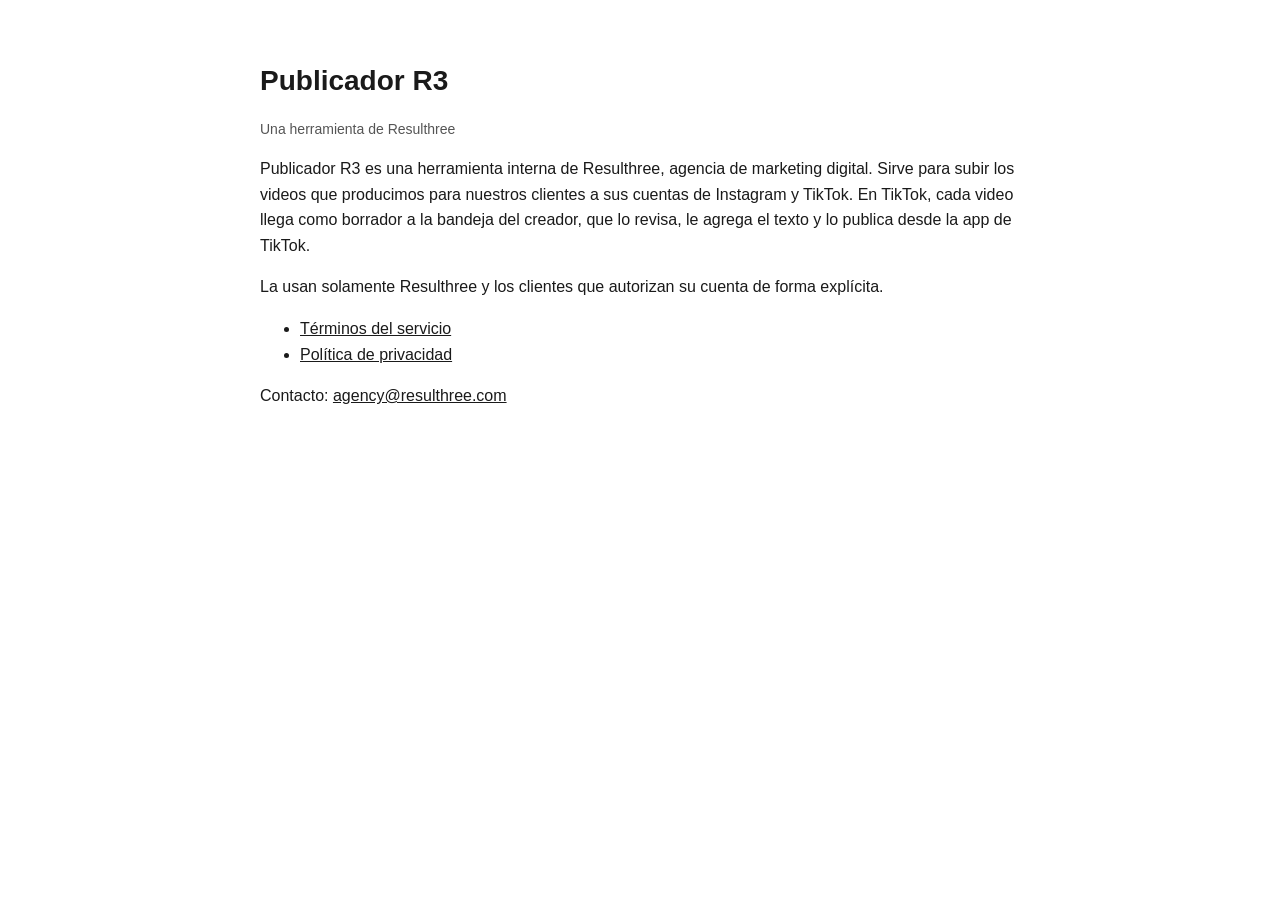
<file: index.html>
<!doctype html><html lang="es"><head><meta charset="utf-8"><meta name="viewport" content="width=device-width,initial-scale=1"><title>Publicador R3 – Resulthree</title><link rel="stylesheet" href="style.css"></head><body>
<h1>Publicador R3</h1><p class="meta">Una herramienta de Resulthree</p>
<p>Publicador R3 es una herramienta interna de Resulthree, agencia de marketing digital. Sirve para subir los videos que producimos para nuestros clientes a sus cuentas de Instagram y TikTok. En TikTok, cada video llega como borrador a la bandeja del creador, que lo revisa, le agrega el texto y lo publica desde la app de TikTok.</p>
<p>La usan solamente Resulthree y los clientes que autorizan su cuenta de forma explícita.</p>
<ul><li><a href="terminos.html">Términos del servicio</a></li><li><a href="privacidad.html">Política de privacidad</a></li></ul>
<p>Contacto: <a href="mailto:agency@resulthree.com">agency@resulthree.com</a></p>
</body></html>
</file>
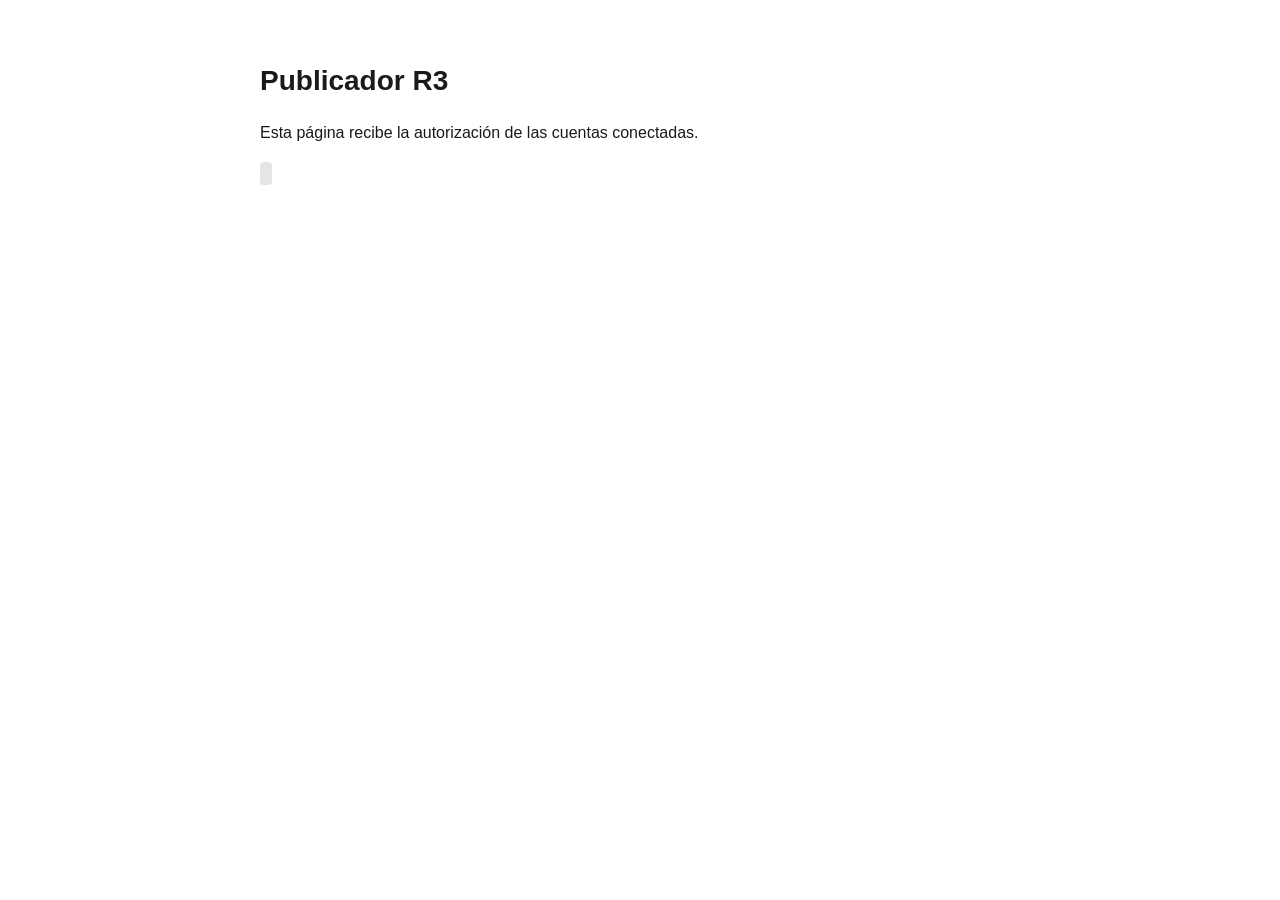
<file: callback.html>
<!doctype html><html lang="es"><head><meta charset="utf-8"><meta name="viewport" content="width=device-width,initial-scale=1"><title>Cuenta conectada – Publicador R3</title><link rel="stylesheet" href="style.css"></head><body>
<h1 id="t">Conectando…</h1><p id="m"></p><p><code id="c"></code></p>
<script>
var p=new URLSearchParams(location.search),c=p.get("code"),e=p.get("error");
document.getElementById("t").textContent=c?"Cuenta conectada ✓":(e?"No se pudo conectar":"Publicador R3");
document.getElementById("m").textContent=c?"Listo. Copiá esta dirección completa (la de la barra del navegador) y pasásela a Resulthree.":(e?("Error: "+e+" "+(p.get("error_description")||"")):"Esta página recibe la autorización de las cuentas conectadas.");
if(c)document.getElementById("c").textContent=location.href;
</script></body></html>
</file>
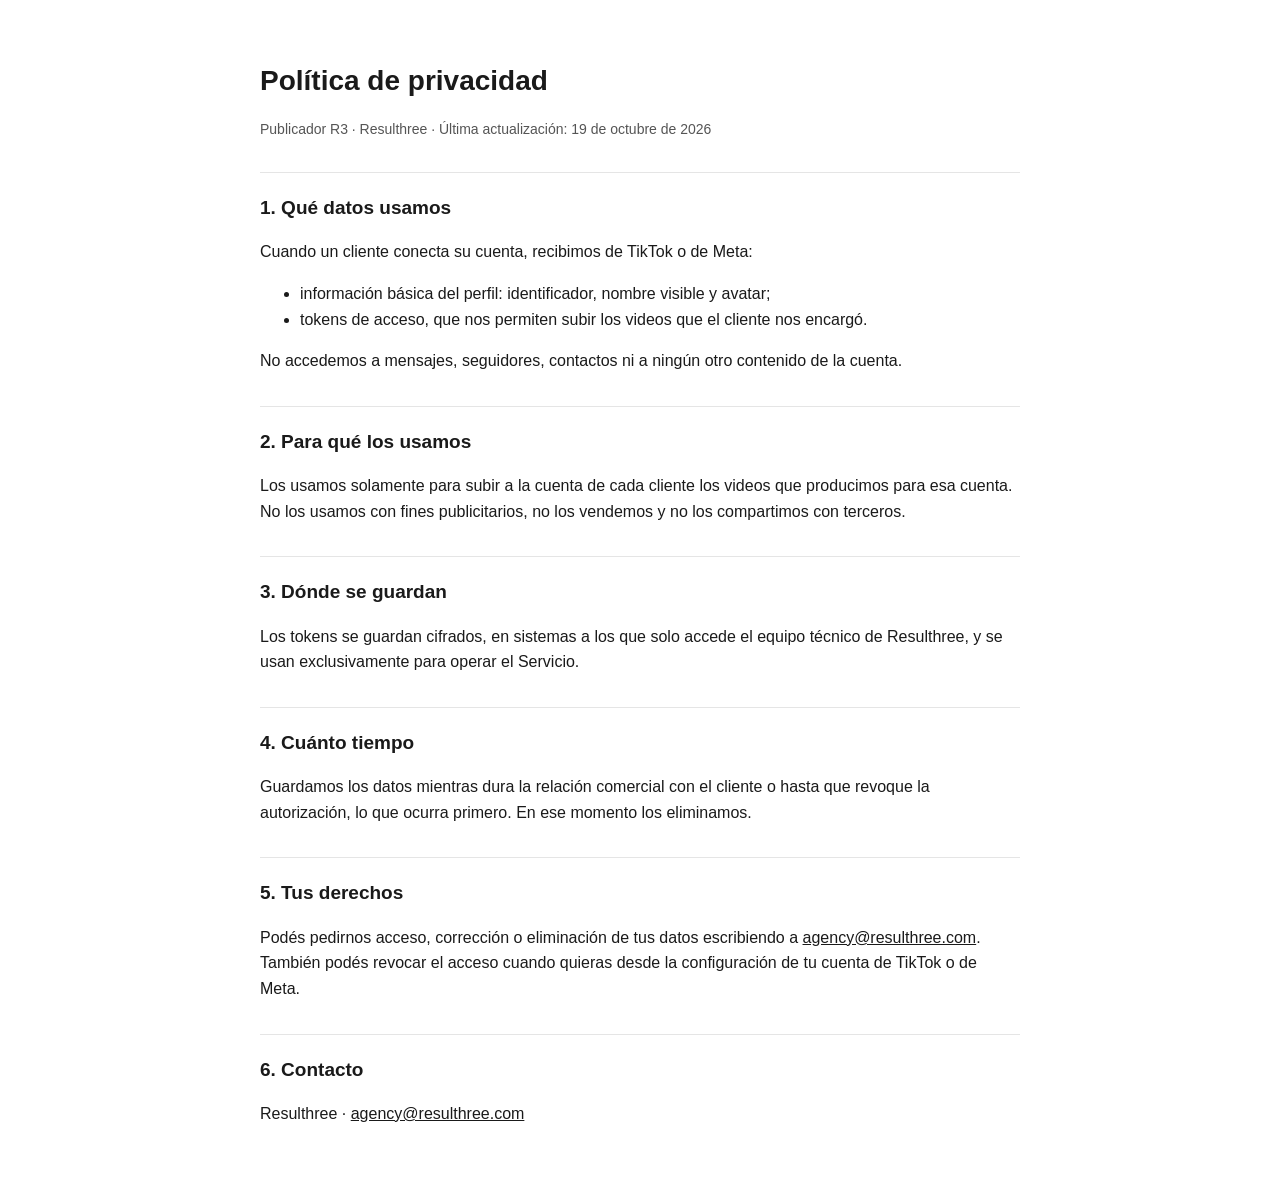
<file: privacidad.html>
<!doctype html><html lang="es"><head><meta charset="utf-8"><meta name="viewport" content="width=device-width,initial-scale=1"><title>Política de privacidad – Publicador R3</title><link rel="stylesheet" href="style.css"></head><body>
<h1>Política de privacidad</h1><p class="meta">Publicador R3 · Resulthree · Última actualización: 19 de octubre de 2026</p>
<h2>1. Qué datos usamos</h2><p>Cuando un cliente conecta su cuenta, recibimos de TikTok o de Meta:</p><ul><li>información básica del perfil: identificador, nombre visible y avatar;</li><li>tokens de acceso, que nos permiten subir los videos que el cliente nos encargó.</li></ul><p>No accedemos a mensajes, seguidores, contactos ni a ningún otro contenido de la cuenta.</p>
<h2>2. Para qué los usamos</h2><p>Los usamos solamente para subir a la cuenta de cada cliente los videos que producimos para esa cuenta. No los usamos con fines publicitarios, no los vendemos y no los compartimos con terceros.</p>
<h2>3. Dónde se guardan</h2><p>Los tokens se guardan cifrados, en sistemas a los que solo accede el equipo técnico de Resulthree, y se usan exclusivamente para operar el Servicio.</p>
<h2>4. Cuánto tiempo</h2><p>Guardamos los datos mientras dura la relación comercial con el cliente o hasta que revoque la autorización, lo que ocurra primero. En ese momento los eliminamos.</p>
<h2>5. Tus derechos</h2><p>Podés pedirnos acceso, corrección o eliminación de tus datos escribiendo a <a href="mailto:agency@resulthree.com">agency@resulthree.com</a>. También podés revocar el acceso cuando quieras desde la configuración de tu cuenta de TikTok o de Meta.</p>
<h2>6. Contacto</h2><p>Resulthree · <a href="mailto:agency@resulthree.com">agency@resulthree.com</a></p>
</body></html>
</file>
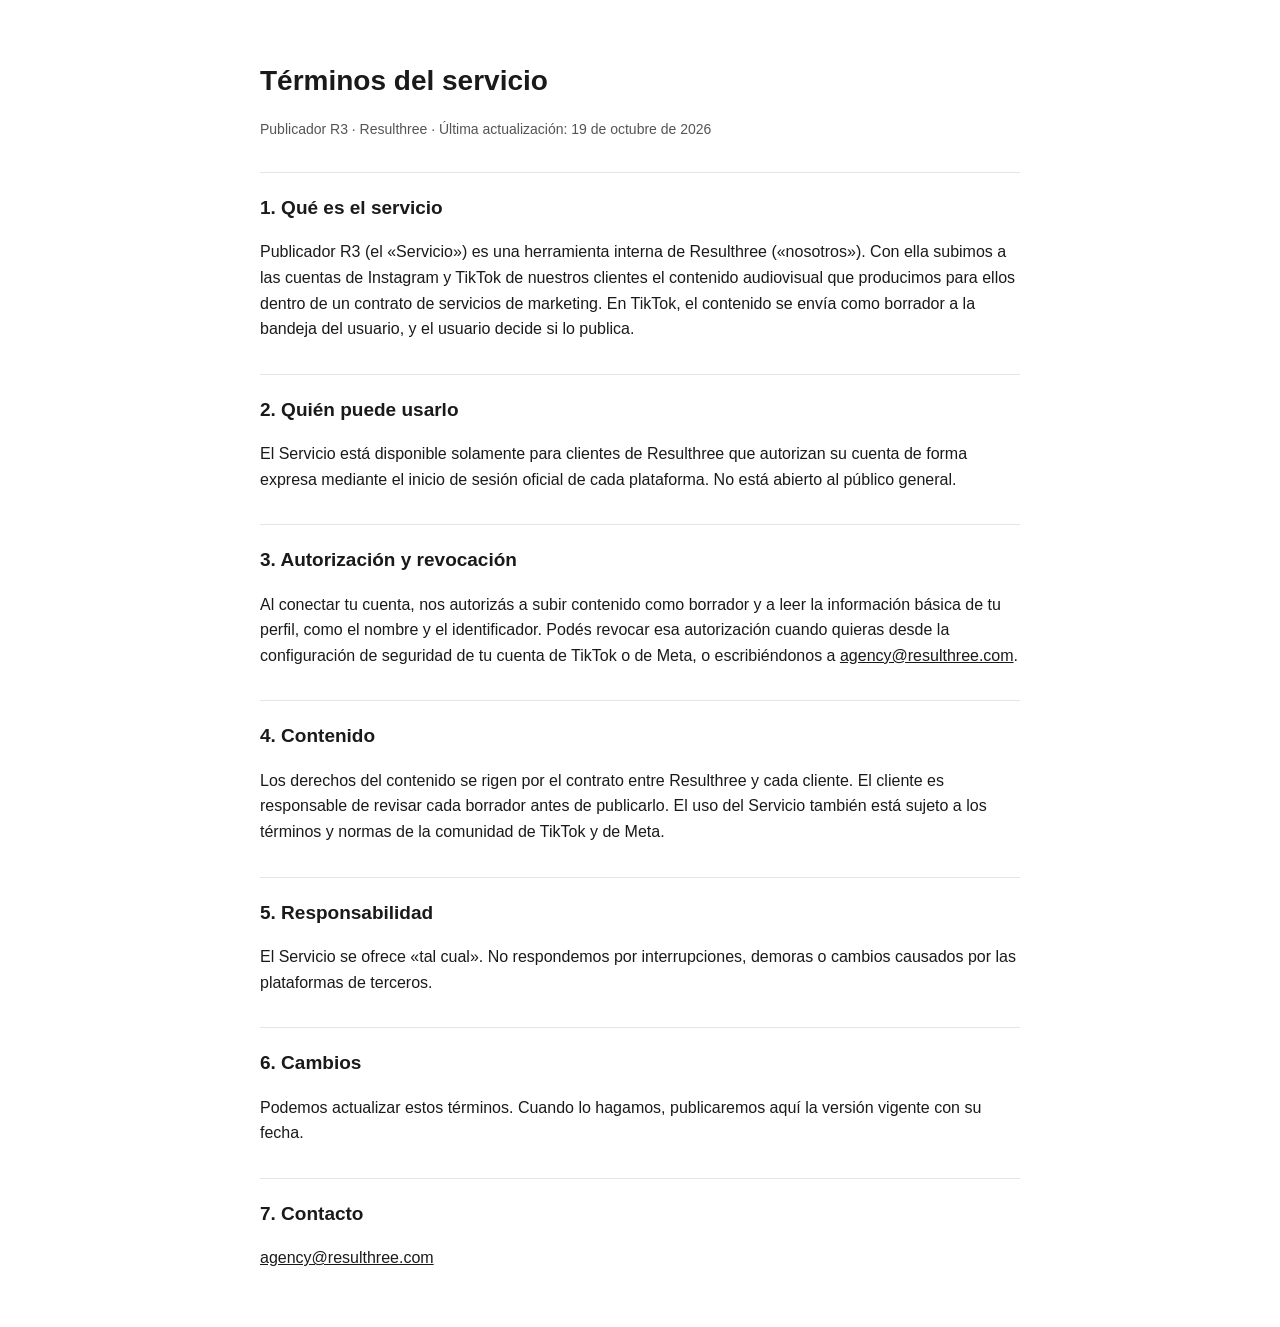
<file: terminos.html>
<!doctype html><html lang="es"><head><meta charset="utf-8"><meta name="viewport" content="width=device-width,initial-scale=1"><title>Términos del servicio – Publicador R3</title><link rel="stylesheet" href="style.css"></head><body>
<h1>Términos del servicio</h1><p class="meta">Publicador R3 · Resulthree · Última actualización: 19 de octubre de 2026</p>
<h2>1. Qué es el servicio</h2><p>Publicador R3 (el «Servicio») es una herramienta interna de Resulthree («nosotros»). Con ella subimos a las cuentas de Instagram y TikTok de nuestros clientes el contenido audiovisual que producimos para ellos dentro de un contrato de servicios de marketing. En TikTok, el contenido se envía como borrador a la bandeja del usuario, y el usuario decide si lo publica.</p>
<h2>2. Quién puede usarlo</h2><p>El Servicio está disponible solamente para clientes de Resulthree que autorizan su cuenta de forma expresa mediante el inicio de sesión oficial de cada plataforma. No está abierto al público general.</p>
<h2>3. Autorización y revocación</h2><p>Al conectar tu cuenta, nos autorizás a subir contenido como borrador y a leer la información básica de tu perfil, como el nombre y el identificador. Podés revocar esa autorización cuando quieras desde la configuración de seguridad de tu cuenta de TikTok o de Meta, o escribiéndonos a <a href="mailto:agency@resulthree.com">agency@resulthree.com</a>.</p>
<h2>4. Contenido</h2><p>Los derechos del contenido se rigen por el contrato entre Resulthree y cada cliente. El cliente es responsable de revisar cada borrador antes de publicarlo. El uso del Servicio también está sujeto a los términos y normas de la comunidad de TikTok y de Meta.</p>
<h2>5. Responsabilidad</h2><p>El Servicio se ofrece «tal cual». No respondemos por interrupciones, demoras o cambios causados por las plataformas de terceros.</p>
<h2>6. Cambios</h2><p>Podemos actualizar estos términos. Cuando lo hagamos, publicaremos aquí la versión vigente con su fecha.</p>
<h2>7. Contacto</h2><p><a href="mailto:agency@resulthree.com">agency@resulthree.com</a></p>
</body></html>
</file>
<file: style.css>
:root{--bg:#fff;--fg:#1a1a1a;--muted:#555;--line:#e5e5e5}
@media (prefers-color-scheme:dark){:root{--bg:#111;--fg:#eee;--muted:#aaa;--line:#333}}
body{background:var(--bg);color:var(--fg);font:16px/1.6 -apple-system,BlinkMacSystemFont,"Segoe UI",Roboto,sans-serif;max-width:760px;margin:0 auto;padding:40px 16px}
h1{font-size:28px;margin-bottom:4px}h2{font-size:19px;margin-top:32px;border-top:1px solid var(--line);padding-top:20px}
.meta{color:var(--muted);font-size:14px}a{color:inherit}
code{word-break:break-all;background:var(--line);padding:2px 6px;border-radius:4px}
</file>
